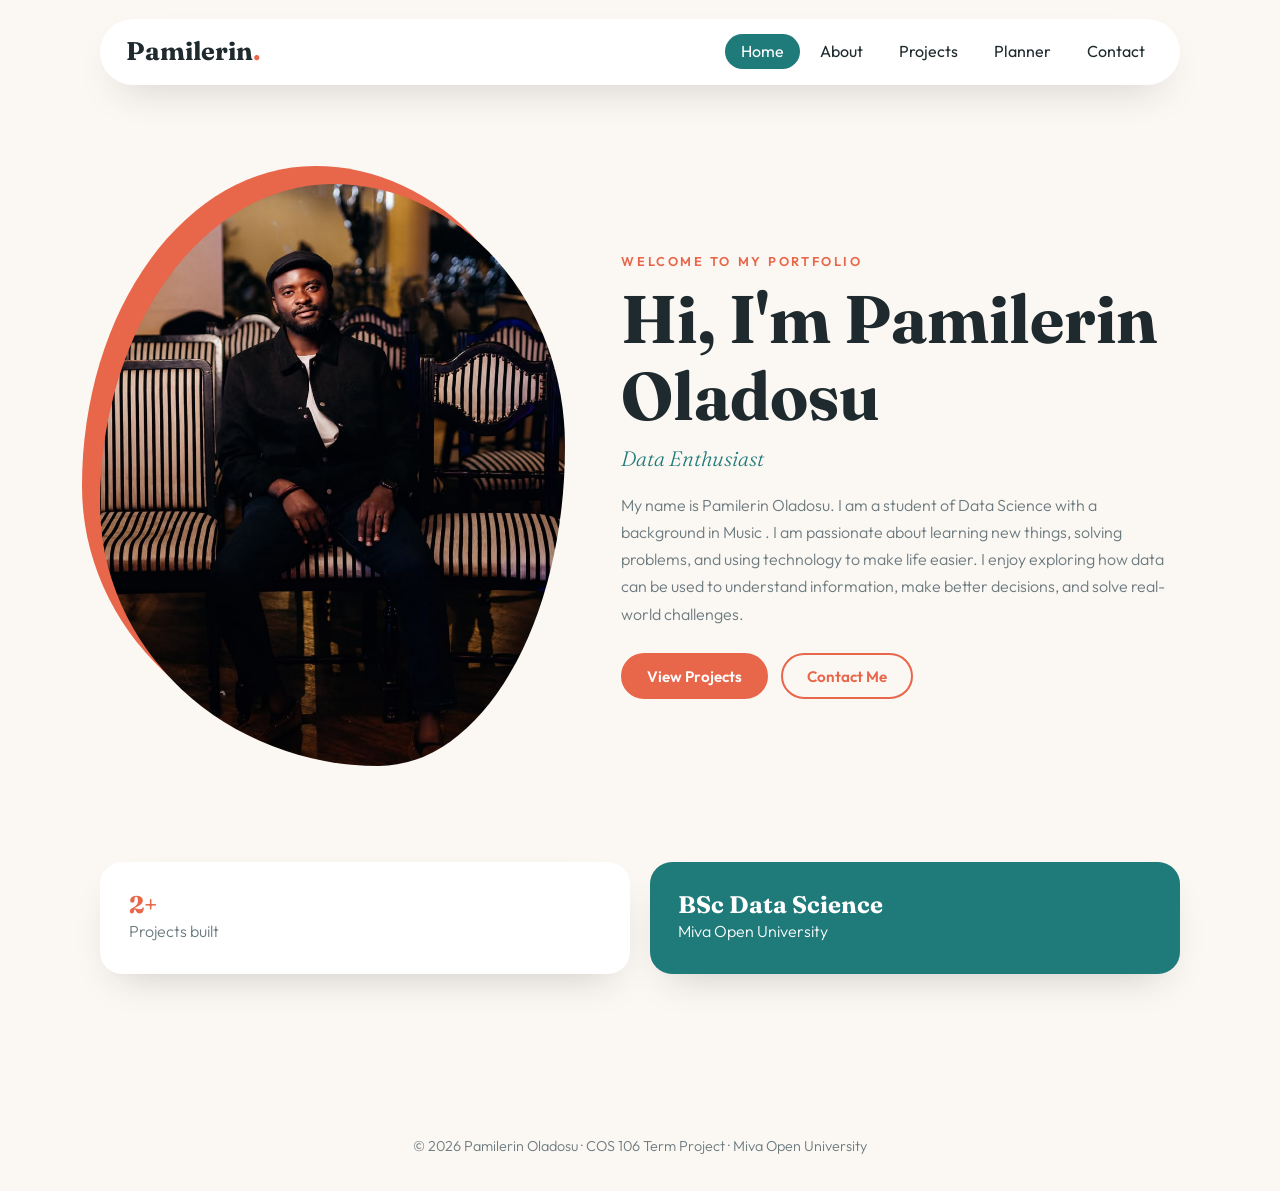
<file: index.html>
<!DOCTYPE html>
<html lang="en">
<head>
  <meta charset="UTF-8">
  <meta name="viewport" content="width=device-width, initial-scale=1.0">
  <title>Home | Pamilerin Oladosu</title>
  <meta name="description" content="Pamilerin Oladosu - Portfolio.">
  <link rel="preconnect" href="https://fonts.googleapis.com">
  <link href="https://fonts.googleapis.com/css2?family=Fraunces:opsz,wght@9..144,400;9..144,700&family=Outfit:wght@300;400;600&display=swap" rel="stylesheet">
  <link rel="stylesheet" href="css/style.css">
</head>
<body>
  <header class="site-header">
    <nav class="navbar">
      <a href="index.html" class="logo">Pamilerin<span>.</span></a>
      <button class="nav-toggle" id="navToggle" aria-label="Toggle menu">&#9776;</button>
      <ul class="nav-links" id="navLinks"><li><a href="index.html" class="active">Home</a></li><li><a href="about.html">About</a></li><li><a href="projects.html">Projects</a></li><li><a href="planner.html">Planner</a></li><li><a href="contact.html">Contact</a></li></ul>
    </nav>
  </header>
  <main>
    <section class="hero">
      <div class="hero-text">
        <p class="eyebrow">Welcome to my portfolio</p>
        <h1>Hi, I'm Pamilerin Oladosu</h1>
        <p class="tagline">Data Enthusiast</p>
        <p class="bio">My name is Pamilerin Oladosu. I am a student of Data Science with a background in Music  . I am passionate about learning new things, solving problems, and using technology to make life easier. I enjoy exploring how data can be used to understand information, make better decisions, and solve real-world challenges.</p>
        <div class="btn-row"><a href="projects.html" class="btn">View Projects</a><a href="contact.html" class="btn btn-outline">Contact Me</a></div>
      </div>
      <figure class="hero-photo"><img src="images/profile.jpeg" alt="Photograph of Pamilerin" width="420" height="420"></figure>
    </section>
    <section class="highlights">
      <article class="card"><h3>2+</h3><p>Projects built</p></article>
      <article class="card"><h3>BSc Data Science</h3><p>Miva Open University</p></article>
      <!-- <article class="card"><h3>Always</h3><p>Learning &amp; growing</p></article> -->
    </section>

  </main>
  <footer class="site-footer">
    <p>&copy; <span id="year"></span> Pamilerin Oladosu &middot; COS 106 Term Project &middot; Miva Open University</p>
  </footer>
  <script src="js/script.js"></script>
</body>
</html>
</file>
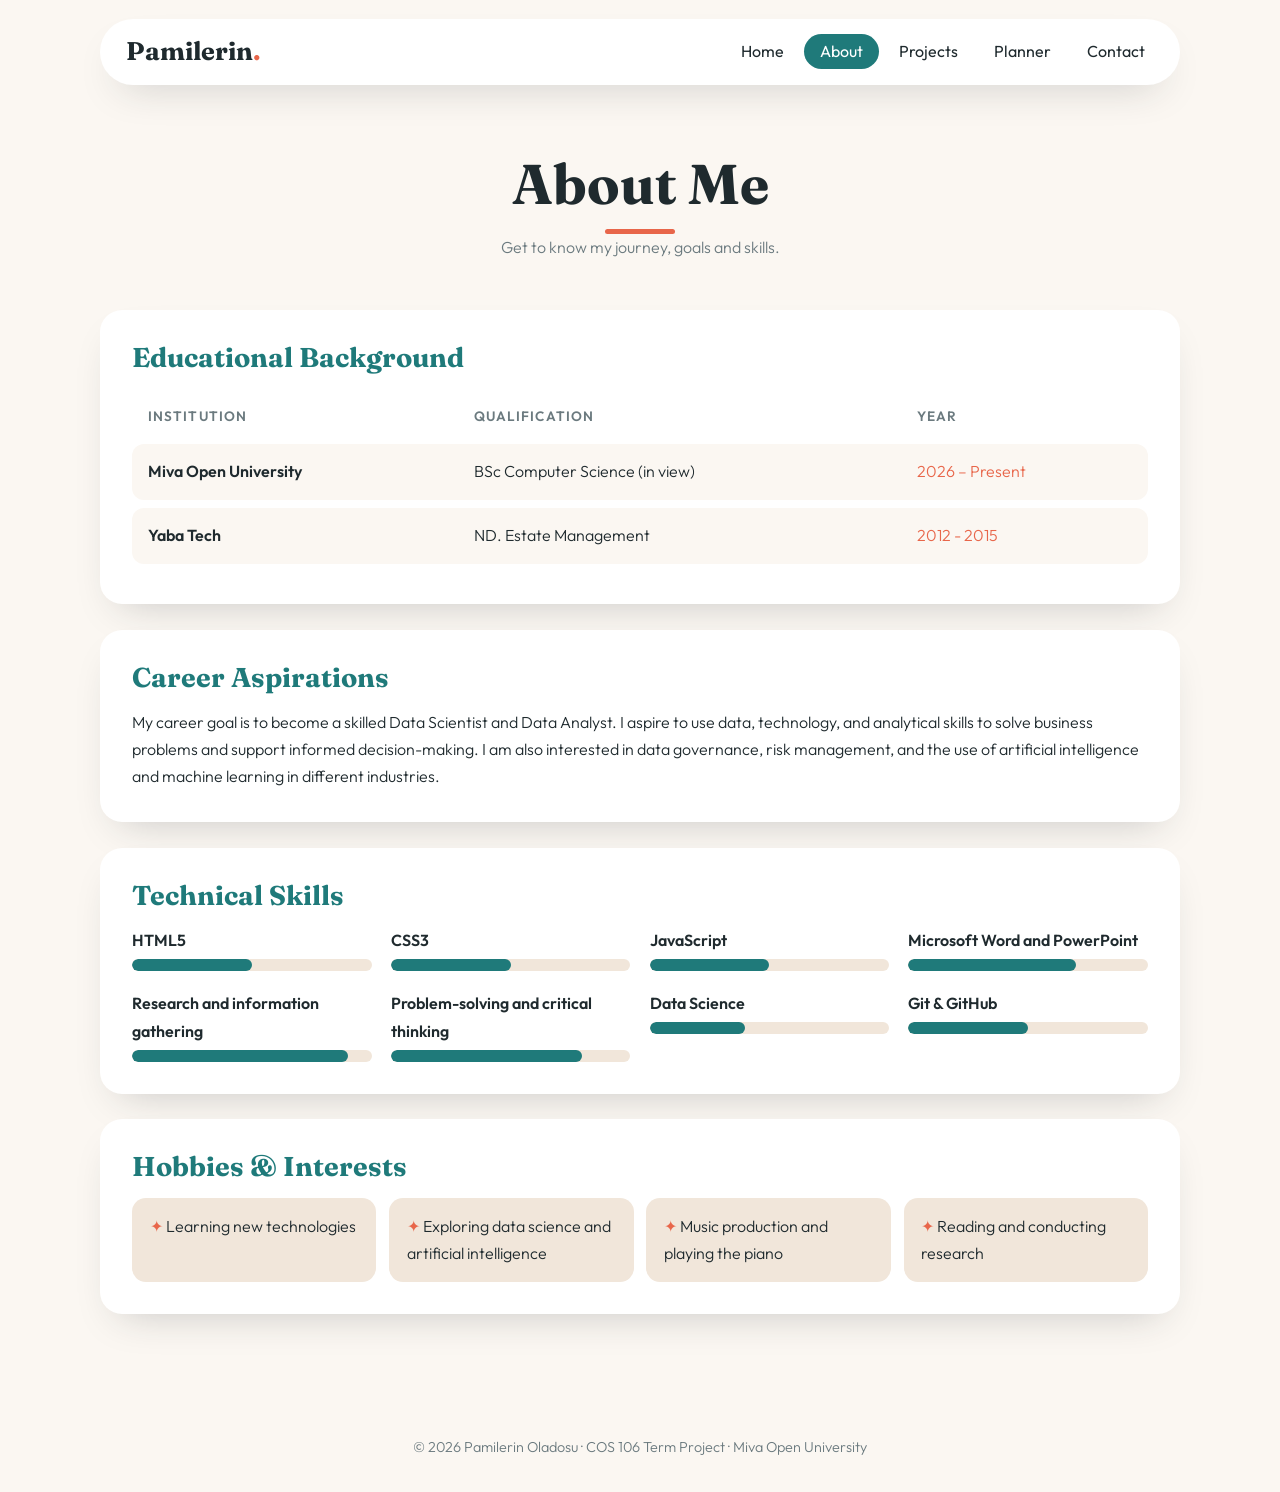
<file: about.html>
<!DOCTYPE html>
<html lang="en">
<head>
  <meta charset="UTF-8">
  <meta name="viewport" content="width=device-width, initial-scale=1.0">
  <title>About | Pamilerin Oladosu</title>
  <meta name="description" content="Pamilerin Oladosu - Portfolio.">
  <link rel="preconnect" href="https://fonts.googleapis.com">
  <link href="https://fonts.googleapis.com/css2?family=Fraunces:opsz,wght@9..144,400;9..144,700&family=Outfit:wght@300;400;600&display=swap" rel="stylesheet">
  <link rel="stylesheet" href="css/style.css">
</head>
<body>
  <header class="site-header">
    <nav class="navbar">
      <a href="index.html" class="logo">Pamilerin<span>.</span></a>
      <button class="nav-toggle" id="navToggle" aria-label="Toggle menu">&#9776;</button>
      <ul class="nav-links" id="navLinks"><li><a href="index.html">Home</a></li><li><a href="about.html" class="active">About</a></li><li><a href="projects.html">Projects</a></li><li><a href="planner.html">Planner</a></li><li><a href="contact.html">Contact</a></li></ul>
    </nav>
  </header>
  <main>
    <section class="page-head"><h1>About Me</h1><p>Get to know my journey, goals and skills.</p></section>
    <section class="block">
      <h2>Educational Background</h2>
      <table class="edu-table">
        <thead><tr><th>Institution</th><th>Qualification</th><th>Year</th></tr></thead>
        <tbody>
          <tr><td>Miva Open University</td><td>BSc Computer Science (in view)</td><td>2026 – Present</td></tr>
          <tr><td>Yaba Tech</td><td>ND. Estate Management</td><td>2012 - 2015</td></tr>
        </tbody>
      </table>
    </section>
    <section class="block"><h2>Career Aspirations</h2><p>My career goal is to become a skilled Data Scientist and Data Analyst. I aspire to use data, technology, and analytical skills to solve business problems and support informed decision-making. I am also interested in data governance, risk management, and the use of artificial intelligence and machine learning in different industries.</p></section>
    <section class="block">
      <h2>Technical Skills</h2>
      <ul class="skills">
        <li><span>HTML5</span><div class="bar"><i style="width:50%"></i></div></li>
        <li><span>CSS3</span><div class="bar"><i style="width:50%"></i></div></li>
        <li><span>JavaScript</span><div class="bar"><i style="width:50%"></i></div></li>
        <li><span>Microsoft Word and PowerPoint</span><div class="bar"><i style="width:70%"></i></div></li>
        <li><span>Research and information gathering</span><div class="bar"><i style="width:90%"></i></div></li>
        <li><span>Problem-solving and critical thinking</span><div class="bar"><i style="width:80%"></i></div></li>
        <li><span>Data Science</span><div class="bar"><i style="width:40%"></i></div></li>
        <li><span>Git &amp; GitHub</span><div class="bar"><i style="width:50%"></i></div></li>
      </ul>
    </section>
    <section class="block"><h2>Hobbies &amp; Interests</h2><ul class="hobbies"><li>Learning new technologies</li><li>Exploring data science and artificial intelligence</li><li>Music production and playing the piano</li><li>Reading and conducting research</li></ul></section>
    
  </main>
  <footer class="site-footer">
    <p>&copy; <span id="year"></span> Pamilerin Oladosu &middot; COS 106 Term Project &middot; Miva Open University</p>
  </footer>
  <script src="js/script.js"></script>
</body>
</html>
</file>
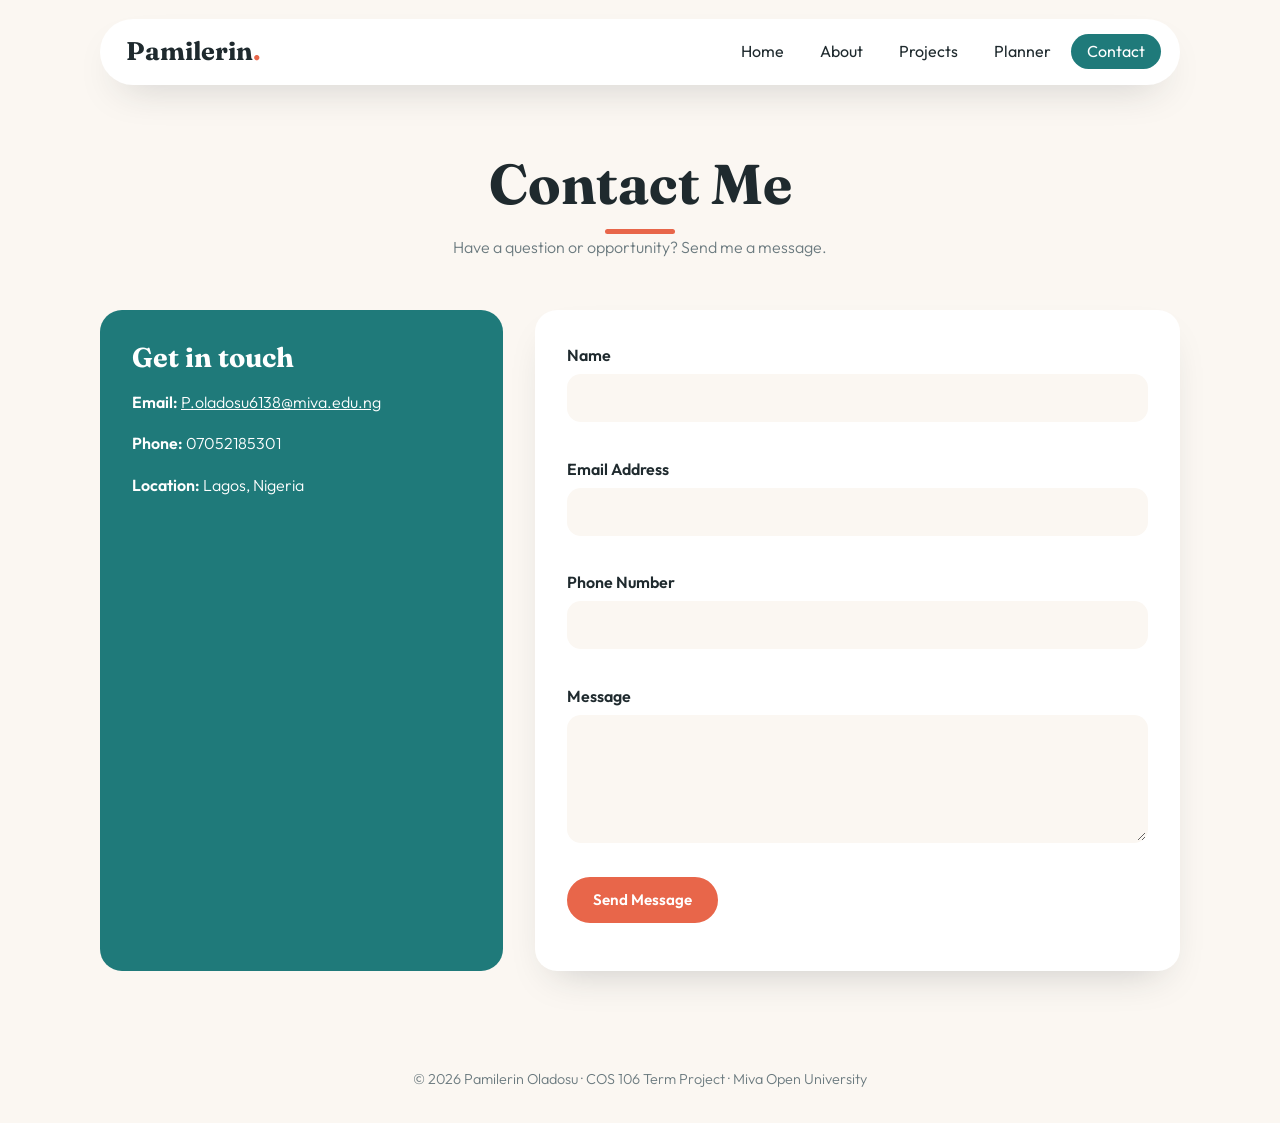
<file: contact.html>
<!DOCTYPE html>
<html lang="en">
<head>
  <meta charset="UTF-8">
  <meta name="viewport" content="width=device-width, initial-scale=1.0">
  <title>Contact | Pamilerin Oladosu</title>
  <meta name="description" content="Pamilerin Oladosu - Portfolio">
  <link rel="preconnect" href="https://fonts.googleapis.com">
  <link href="https://fonts.googleapis.com/css2?family=Fraunces:opsz,wght@9..144,400;9..144,700&family=Outfit:wght@300;400;600&display=swap" rel="stylesheet">
  <link rel="stylesheet" href="css/style.css">
</head>
<body>
  <header class="site-header">
    <nav class="navbar">
      <a href="index.html" class="logo">Pamilerin<span>.</span></a>
      <button class="nav-toggle" id="navToggle" aria-label="Toggle menu">&#9776;</button>
      <ul class="nav-links" id="navLinks"><li><a href="index.html">Home</a></li><li><a href="about.html">About</a></li><li><a href="projects.html">Projects</a></li><li><a href="planner.html">Planner</a></li><li><a href="contact.html" class="active">Contact</a></li></ul>
    </nav>
  </header>
  <main>
    <section class="page-head"><h1>Contact Me</h1><p>Have a question or opportunity? Send me a message.</p></section>
    <section class="contact-wrap">
      <aside class="contact-info">
        <h2>Get in touch</h2>
        <ul>
          <li><strong>Email:</strong> <a href="mailto:P.oladosu6138@miva.edu.ng">P.oladosu6138@miva.edu.ng</a></li>
          <li><strong>Phone:</strong> 07052185301</li>
          <li><strong>Location:</strong> Lagos, Nigeria</li>
        </ul>
      </aside>

      <form id="contactForm" class="contact-form" action="https://formsubmit.co/P.oladosu6138@miva.edu.ng" method="POST">
        <div class="field"><label for="name">Name</label><input id="name" name="name" type="text"><small class="error"></small></div>
        <div class="field"><label for="email">Email Address</label><input id="email" name="email" type="email"><small class="error"></small></div>
        <div class="field"><label for="phone">Phone Number</label><input id="phone" name="phone" type="tel"><small class="error"></small></div>
        <div class="field"><label for="message">Message</label><textarea id="message" name="message" rows="5"></textarea><small class="error"></small></div>
        <button type="submit" class="btn">Send Message</button>
        <p id="formSuccess" class="success" role="status"></p>
      </form>
    </section>
  </main>
  <footer class="site-footer">
    <p>&copy; <span id="year"></span> Pamilerin Oladosu &middot; COS 106 Term Project &middot; Miva Open University</p>
  </footer>
  <script src="js/script.js"></script>
</body>
</html>
</file>
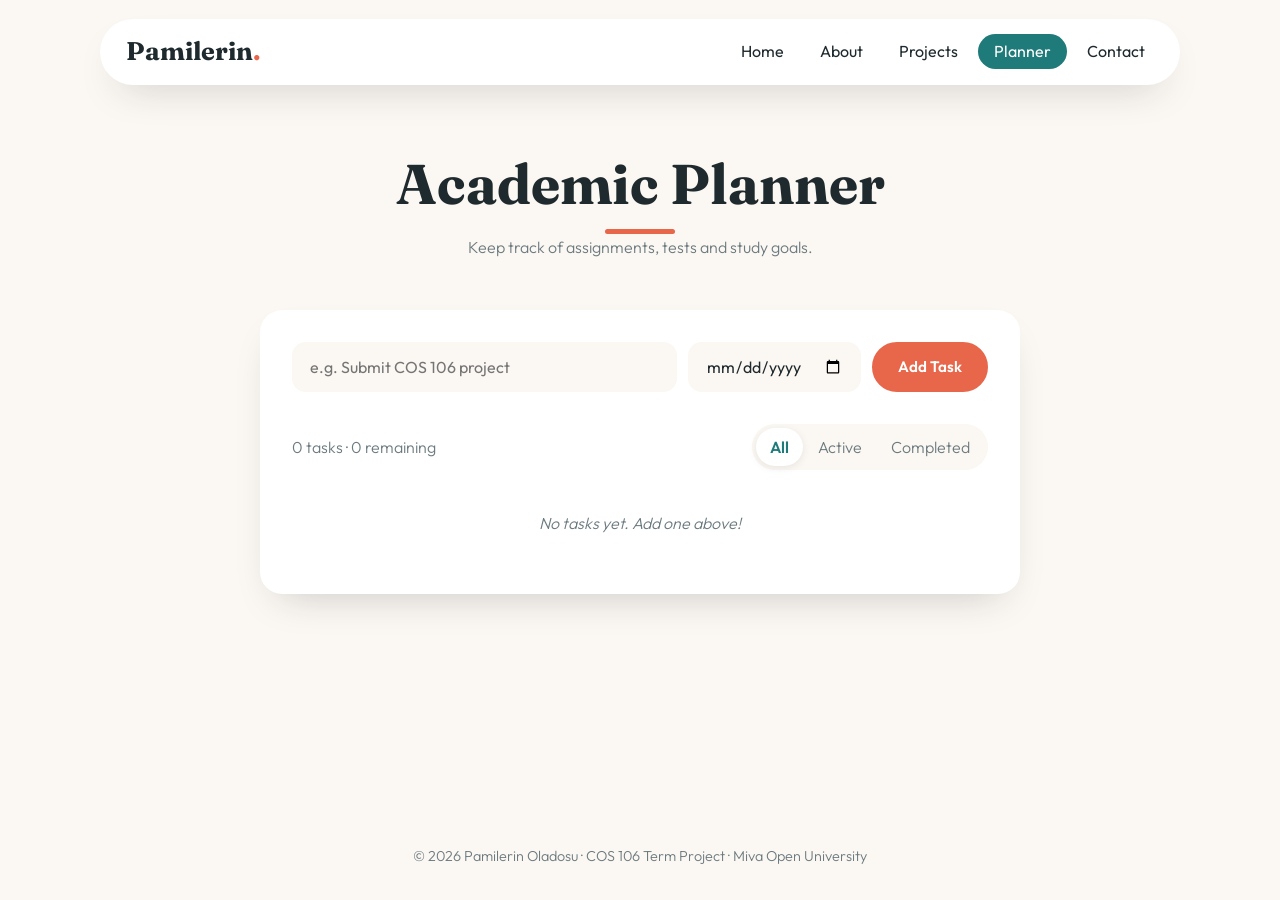
<file: planner.html>
<!DOCTYPE html>
<html lang="en">
<head>
  <meta charset="UTF-8">
  <meta name="viewport" content="width=device-width, initial-scale=1.0">
  <title>Planner | Pamilerin Oladosu</title>
  <meta name="description" content="Pamilerin Oladosu - Portfolio">
  <link rel="preconnect" href="https://fonts.googleapis.com">
  <link href="https://fonts.googleapis.com/css2?family=Fraunces:opsz,wght@9..144,400;9..144,700&family=Outfit:wght@300;400;600&display=swap" rel="stylesheet">
  <link rel="stylesheet" href="css/style.css">
</head>
<body>
  <header class="site-header">
    <nav class="navbar">
      <a href="index.html" class="logo">Pamilerin<span>.</span></a>
      <button class="nav-toggle" id="navToggle" aria-label="Toggle menu">&#9776;</button>
      <ul class="nav-links" id="navLinks"><li><a href="index.html">Home</a></li><li><a href="about.html">About</a></li><li><a href="projects.html">Projects</a></li><li><a href="planner.html" class="active">Planner</a></li><li><a href="contact.html">Contact</a></li></ul>
    </nav>
  </header>
  <main>
    <section class="page-head"><h1>Academic Planner</h1><p>Keep track of assignments, tests and study goals.</p></section>
    <section class="planner">
      <form id="taskForm" class="task-form">
        <input type="text" id="taskInput" placeholder="e.g. Submit COS 106 project" aria-label="Task">
        <input type="date" id="taskDate" aria-label="Due date">
        <button type="submit" class="btn">Add Task</button>
      </form>
      <p class="task-error" id="taskError"></p>
      <div class="task-stats"><span id="taskCount">0 tasks</span><div class="filters"><button data-filter="all" class="active">All</button><button data-filter="active">Active</button><button data-filter="done">Completed</button></div></div>
      <ul id="taskList" class="task-list"></ul>
      <p class="empty" id="emptyMsg">No tasks yet. Add one above!</p>
    </section>
  </main>
  <footer class="site-footer">
    <p>&copy; <span id="year"></span> Pamilerin Oladosu &middot; COS 106 Term Project &middot; Miva Open University</p>
  </footer>
  <script src="js/script.js"></script>
</body>
</html>
</file>
<file: css/style.css>
/* User 2 – Light editorial "Coral & Teal" theme */
:root {
  --bg: #fbf7f2; --surface: #ffffff; --ink: #1f2a2e; --muted: #6b7a7f;
  --teal: #1f7a7a; --coral: #e8664a; --soft: #f1e6da; --danger: #c0392b; --ok: #1f7a7a;
  --radius: 22px; --shadow: 0 18px 40px -20px rgba(31,42,46,.25);
}
* { box-sizing: border-box; margin: 0; padding: 0; }
body { font-family: "Outfit", sans-serif; font-weight: 300; background: var(--bg); color: var(--ink); line-height: 1.7; min-height: 100vh; display: flex; flex-direction: column; }
main { flex: 1; width: min(1080px, 90%); margin: 0 auto; padding: 3rem 0 4rem; }
a { color: var(--teal); }
h1, h2, h3 { font-family: "Fraunces", serif; font-weight: 700; line-height: 1.15; }
h2 { font-size: 1.7rem; margin-bottom: 1rem; color: var(--teal); }
strong { font-weight: 600; }

/* Navigation */
.site-header { padding: 1.2rem 0; position: relative; }
.navbar { width: min(1080px, 90%); margin: 0 auto; display: flex; align-items: center; justify-content: space-between; background: var(--surface); padding: .7rem 1.2rem .7rem 1.6rem; border-radius: 99px; box-shadow: var(--shadow); }
.logo { font-family: "Fraunces", serif; font-size: 1.6rem; font-weight: 700; color: var(--ink); text-decoration: none; }
.logo span { color: var(--coral); }
.nav-links { list-style: none; display: flex; gap: .25rem; }
.nav-links a { color: var(--ink); text-decoration: none; padding: .45rem 1rem; border-radius: 99px; font-weight: 400; transition: background .25s, color .25s; }
.nav-links a:hover { background: var(--soft); }
.nav-links a.active { background: var(--teal); color: var(--surface); }
.nav-toggle { display: none; background: var(--soft); border: none; font-size: 1.3rem; width: 42px; height: 42px; border-radius: 50%; cursor: pointer; color: var(--ink); }

/* Buttons */
.btn-row { display: flex; gap: .8rem; flex-wrap: wrap; margin-top: 1.6rem; }
.btn { display: inline-block; background: var(--coral); color: var(--surface); border: 2px solid var(--coral); padding: .7rem 1.5rem; border-radius: 99px; font: 600 .95rem "Outfit", sans-serif; text-decoration: none; cursor: pointer; transition: transform .25s, background .25s, color .25s; }
.btn:hover { transform: scale(1.05); }
.btn-outline { background: transparent; color: var(--coral); }
.btn-outline:hover { background: var(--coral); color: var(--surface); }

/* Hero */
.hero { display: grid; grid-template-columns: 1fr 1.2fr; gap: 3.5rem; align-items: center; padding: 2rem 0; }
.hero-photo { order: -1; position: relative; animation: pop .9s ease both; }
.hero-photo::before { content: ""; position: absolute; inset: -18px 18px 18px -18px; background: var(--coral); border-radius: 50% 50% 40% 60% / 55% 45% 55% 45%; z-index: -1; animation: morph 8s ease-in-out infinite; }
.hero-photo img { width: 100%; height: auto; border-radius: 50% 50% 40% 60% / 55% 45% 55% 45%; display: block; }
.hero-text { animation: slideIn .9s ease both .2s; }
.eyebrow { text-transform: uppercase; letter-spacing: .2em; font-size: .8rem; color: var(--coral); font-weight: 600; }
.hero h1 { font-size: clamp(2.4rem, 5.5vw, 4.2rem); margin: .4rem 0; }
.tagline { font-family: "Fraunces", serif; font-style: italic; font-size: 1.3rem; color: var(--teal); }
.bio { color: var(--muted); margin-top: 1rem; max-width: 52ch; }

.highlights { display: flex; flex-wrap: wrap; gap: 1.2rem; margin: 4rem 0; }
.card { flex: 1 1 220px; background: var(--surface); padding: 1.8rem; border-radius: var(--radius); box-shadow: var(--shadow); transition: transform .3s; }
.card:nth-child(2) { background: var(--teal); color: var(--surface); }
.card:nth-child(2) h3, .card:nth-child(2) p { color: var(--surface); }
.card:hover { transform: rotate(-1.5deg) translateY(-4px); }
.card h3 { color: var(--coral); font-size: 1.5rem; }
.card p { color: var(--muted); }
.media-section { text-align: center; }
.media-section video { width: 100%; max-width: 720px; border-radius: var(--radius); box-shadow: var(--shadow); }
.media-section audio { width: 100%; max-width: 460px; }

/* Inner pages */
.page-head { text-align: center; margin-bottom: 3rem; animation: pop .7s ease both; }
.page-head h1 { font-size: clamp(2.2rem, 5vw, 3.5rem); }
.page-head h1::after { content: ""; display: block; width: 70px; height: 5px; background: var(--coral); border-radius: 9px; margin: .8rem auto 0; }
.page-head p { color: var(--muted); }
.block { background: var(--surface); border-radius: var(--radius); padding: 2rem; margin-bottom: 1.6rem; box-shadow: var(--shadow); }
.edu-table { width: 100%; border-collapse: separate; border-spacing: 0 .5rem; }
.edu-table th { text-align: left; padding: .5rem 1rem; color: var(--muted); font-weight: 600; font-size: .85rem; text-transform: uppercase; letter-spacing: .08em; }
.edu-table td { background: var(--bg); padding: .9rem 1rem; }
.edu-table td:first-child { border-radius: 12px 0 0 12px; font-weight: 600; }
.edu-table td:last-child { border-radius: 0 12px 12px 0; color: var(--coral); }
.skills { list-style: none; display: grid; grid-template-columns: repeat(auto-fit, minmax(220px, 1fr)); gap: 1.2rem; }
.skills li span { font-weight: 600; }
.bar { background: var(--soft); height: 12px; border-radius: 99px; overflow: hidden; margin-top: .3rem; }
.bar i { display: block; height: 100%; background: var(--teal); border-radius: 99px; animation: grow 1.5s cubic-bezier(.2,.8,.2,1) both; }
.hobbies { list-style: none; display: grid; grid-template-columns: repeat(auto-fit, minmax(180px, 1fr)); gap: .8rem; }
.hobbies li { background: var(--soft); padding: .9rem 1.1rem; border-radius: 14px; }
.hobbies li::before { content: "✦ "; color: var(--coral); }

/* Projects – zig-zag list */
.projects-grid { display: flex; flex-direction: column; gap: 2rem; }
.project-card { display: grid; grid-template-columns: 1fr 1fr; background: var(--surface); border-radius: var(--radius); overflow: hidden; box-shadow: var(--shadow); transition: transform .35s; }
.project-card:nth-child(even) img { order: 2; }
.project-card:hover { transform: translateY(-6px); }
.project-card img { width: 100%; height: 100%; min-height: 240px; object-fit: cover; transition: transform .6s; }
.project-card:hover img { transform: scale(1.06); }
.project-body { padding: 2rem; display: flex; flex-direction: column; justify-content: center; }
.project-body p { color: var(--muted); }
.stack { color: var(--coral) !important; font-weight: 600; margin-top: .5rem; }

/* Planner */
.planner { background: var(--surface); border-radius: var(--radius); padding: 2rem; box-shadow: var(--shadow); max-width: 760px; margin: 0 auto; }
.task-form { display: flex; gap: .7rem; flex-wrap: wrap; }
input, textarea { background: var(--bg); color: var(--ink); border: 2px solid transparent; border-radius: 14px; padding: .75rem 1rem; font: 400 1rem "Outfit", sans-serif; transition: border-color .25s; }
input:focus, textarea:focus { outline: none; border-color: var(--teal); }
#taskInput { flex: 1; min-width: 200px; }
.task-error, .error { color: var(--danger); font-size: .85rem; min-height: 1.2em; display: block; }
.task-stats { display: flex; justify-content: space-between; align-items: center; flex-wrap: wrap; gap: .5rem; margin: 1rem 0; color: var(--muted); }
.filters { display: flex; background: var(--bg); border-radius: 99px; padding: 4px; }
.filters button { background: none; border: none; padding: .35rem .9rem; border-radius: 99px; cursor: pointer; font: inherit; color: var(--muted); transition: background .2s; }
.filters button.active { background: var(--surface); color: var(--teal); font-weight: 600; box-shadow: 0 2px 8px rgba(0,0,0,.08); }
.task-list { list-style: none; display: grid; gap: .6rem; }
.task-item { display: flex; align-items: center; gap: .9rem; background: var(--bg); padding: .9rem 1.1rem; border-radius: 16px; animation: pop .35s ease both; transition: opacity .3s; }
.task-item input { accent-color: var(--teal); width: 20px; height: 20px; }
.task-text { flex: 1; font-weight: 400; }
.task-item.done { opacity: .55; }
.task-item.done .task-text { text-decoration: line-through; }
.task-date { color: var(--coral); }
.delete-btn { background: var(--surface); border: none; color: var(--danger); padding: .35rem .9rem; border-radius: 99px; cursor: pointer; font: inherit; transition: background .2s, color .2s; }
.delete-btn:hover { background: var(--danger); color: var(--surface); }
.empty { color: var(--muted); text-align: center; padding: 1.5rem; font-style: italic; }

/* Contact */
.contact-wrap { display: grid; grid-template-columns: 1fr 1.6fr; gap: 2rem; }
.contact-info { background: var(--teal); color: var(--surface); border-radius: var(--radius); padding: 2rem; }
.contact-info h2, .contact-info a { color: var(--surface); }
.contact-info ul { list-style: none; display: grid; gap: .9rem; }
.contact-form { background: var(--surface); border-radius: var(--radius); padding: 2rem; box-shadow: var(--shadow); }
.field { display: flex; flex-direction: column; gap: .3rem; margin-bottom: .8rem; }
.field label { font-weight: 600; }
.invalid { border-color: var(--danger) !important; }
.success { color: var(--ok); font-weight: 600; margin-top: 1rem; }

.site-footer { text-align: center; padding: 2rem; color: var(--muted); font-size: .9rem; }

@keyframes pop { from { opacity: 0; transform: scale(.94); } to { opacity: 1; transform: none; } }
@keyframes slideIn { from { opacity: 0; transform: translateX(30px); } to { opacity: 1; transform: none; } }
@keyframes grow { from { width: 0; } }
@keyframes morph { 50% { border-radius: 40% 60% 55% 45% / 45% 55% 45% 55%; } }

/* Responsive */
@media (max-width: 820px) {
  .nav-toggle { display: block; }
  .nav-links { display: none; position: absolute; top: calc(100% - .4rem); left: 5%; right: 5%; flex-direction: column; background: var(--surface); padding: 1rem; border-radius: var(--radius); box-shadow: var(--shadow); z-index: 10; }
  .nav-links.open { display: flex; }
  .hero, .contact-wrap, .project-card { grid-template-columns: 1fr; }
  .hero-photo { max-width: 300px; margin: 0 auto; }
  .project-card:nth-child(even) img { order: 0; }
  .task-item { flex-wrap: wrap; }
}
</file>
